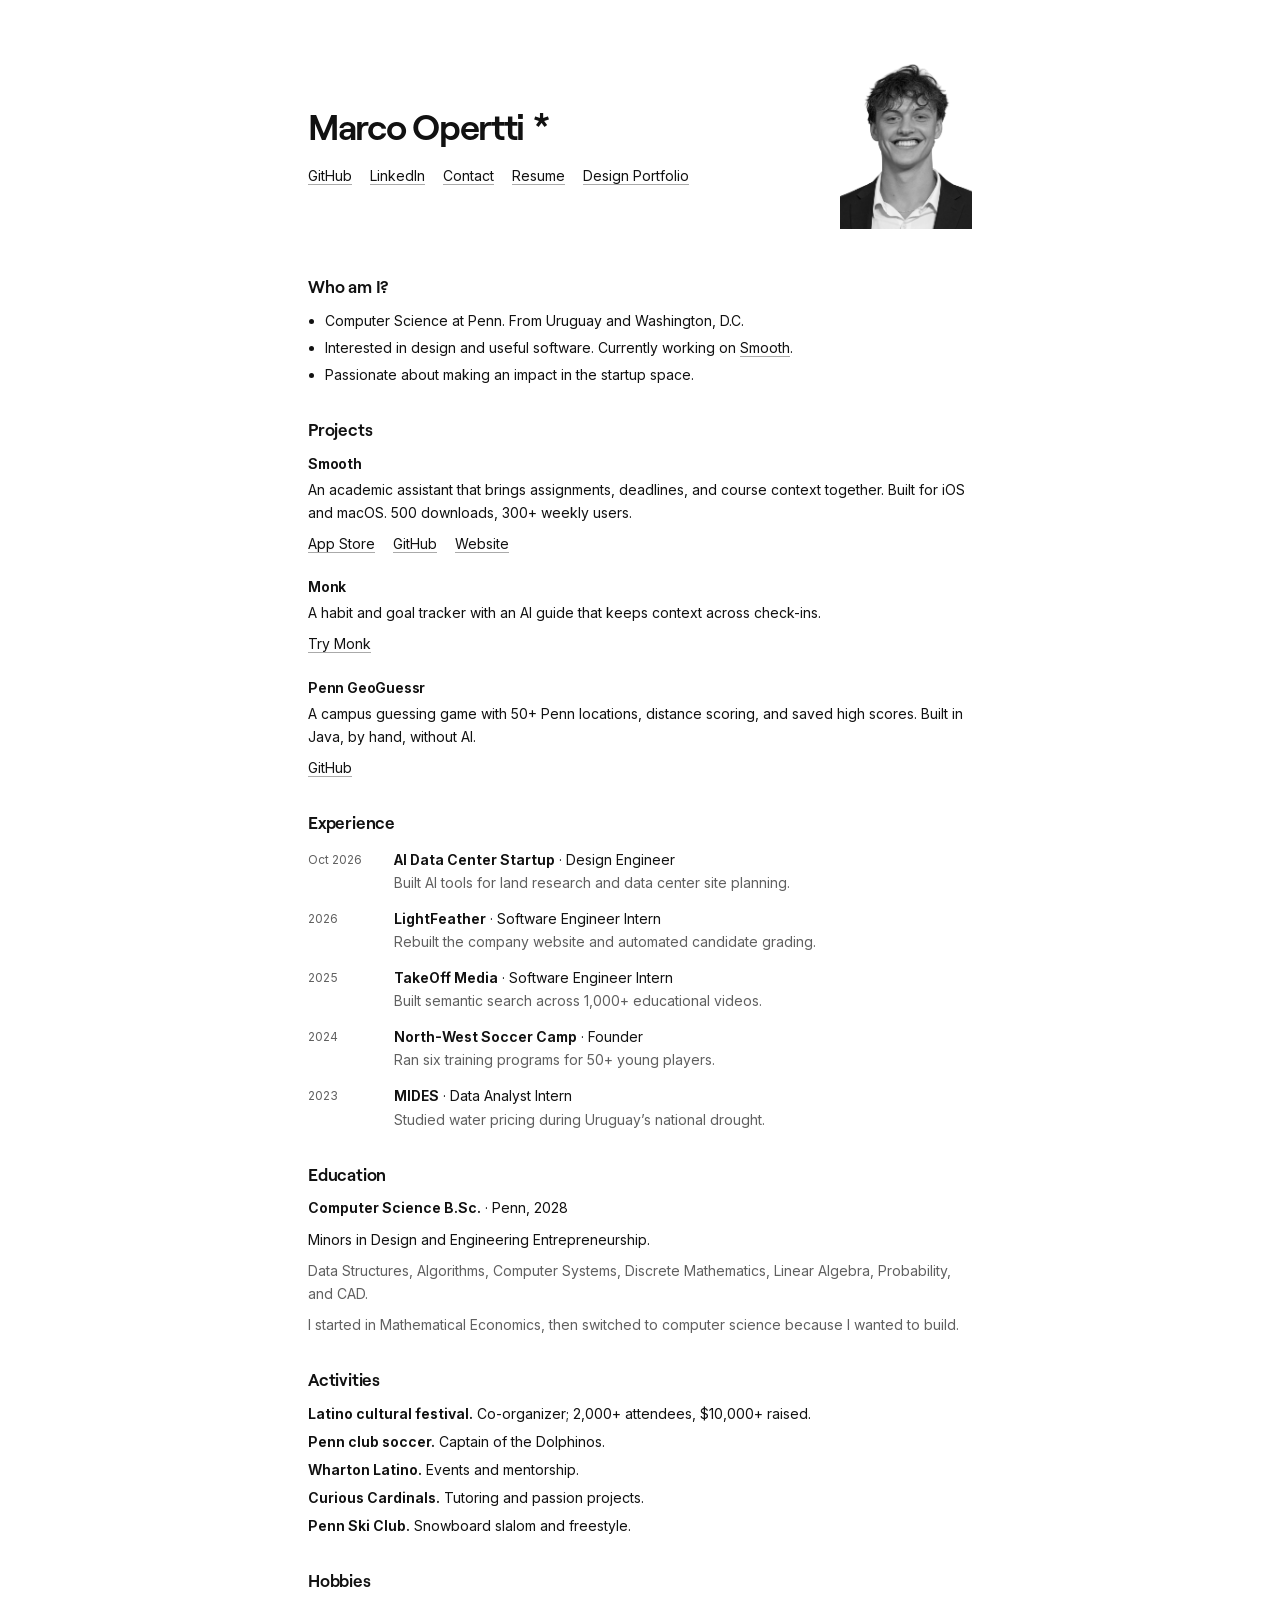
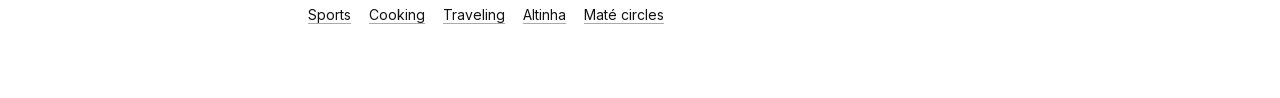
<file: index.html>
<!DOCTYPE html>
<html lang="en" data-theme="light">
<head>
  <meta charset="UTF-8" />
  <meta name="viewport" content="width=device-width, initial-scale=1.0" />

  <title>Marco Opertti</title>
  <meta name="description" content="Marco Opertti studies computer science at Penn and builds useful software." />
  <meta name="author" content="Marco Opertti" />
  <meta name="theme-color" content="#ffffff" />

  <!-- Open Graph -->
  <meta property="og:type" content="website" />
  <meta property="og:title" content="Marco Opertti" />
  <meta property="og:description" content="Computer science, design, and projects by Marco Opertti." />
  <meta property="og:url" content="https://marcoopertti.com" />
  <!-- Drop an assets/og-image.png (1200x630) here and uncomment to enable a rich preview -->
  <!-- <meta property="og:image" content="https://marcoopertti.com/assets/og-image.png" /> -->

  <!-- Twitter -->
  <meta name="twitter:card" content="summary" />
  <meta name="twitter:title" content="Marco Opertti" />
  <meta name="twitter:description" content="Computer science, design, and projects by Marco Opertti." />

  <link rel="icon" href="data:image/svg+xml,<svg xmlns=%22http://www.w3.org/2000/svg%22 viewBox=%220 0 100 100%22><text y=%22.9em%22 font-size=%2290%22>%E2%8C%98</text></svg>" />

  <link rel="stylesheet" href="style.css?v=4" />
</head>
<body>
  <a class="skip-link" href="#about">Skip to content</a>
  <main>
    <header class="hero" id="hero">
      <div class="hero__intro">
        <h1>Marco Opertti<button class="asterisk" type="button" aria-label="Animate my portrait" aria-controls="portrait">*</button></h1>
        <nav class="links" aria-label="Personal links">
          <a href="https://github.com/Marcomercader" target="_blank" rel="noopener">GitHub</a>
          <a href="https://www.linkedin.com/in/marco-opertti" target="_blank" rel="noopener">LinkedIn</a>
          <a href="mailto:marcoopertti@gmail.com">Contact</a>
          <a href="assets/Marco_Resume.pdf" target="_blank" rel="noopener">Resume</a>
          <a href="design/">Design Portfolio</a>
        </nav>
      </div>
      <div class="portrait" id="portrait">
        <img src="assets/marco-headshot.png" alt="Marco Opertti" width="1122" height="1402" />
        <canvas class="portrait__wave" aria-hidden="true" hidden></canvas>
      </div>
    </header>

    <section id="about">
      <h2>Who am I?</h2>
      <ul class="bio">
        <li>Computer Science at Penn. From Uruguay and Washington, D.C.</li>
        <li>Interested in design and useful software. Currently working on <a href="#smooth">Smooth</a>.</li>
        <li>Passionate about making an impact in the startup space.</li>
      </ul>
    </section>

    <section id="projects">
      <h2>Projects</h2>
      <article class="project" id="smooth">
        <h3>Smooth</h3>
        <p>An academic assistant that brings assignments, deadlines, and course context together. Built for iOS and macOS. 500 downloads, 300+ weekly users.</p>
        <p class="links"><a href="https://apps.apple.com/us/app/smooth-for-students/id6783911002" target="_blank" rel="noopener">App Store</a><a href="https://github.com/OlisaNW247/penn-dashboard" target="_blank" rel="noopener">GitHub</a><a href="https://smooth-for-students.netlify.app/" target="_blank" rel="noopener">Website</a></p>
      </article>
      <article class="project" id="project-monk">
        <h3>Monk</h3>
        <p>A habit and goal tracker with an AI guide that keeps context across check-ins.</p>
        <p class="links"><a href="https://monkapp.vercel.app/onboarding" target="_blank" rel="noopener">Try Monk</a></p>
      </article>
      <article class="project" id="project-geoguessr">
        <h3>Penn GeoGuessr</h3>
        <p>A campus guessing game with 50+ Penn locations, distance scoring, and saved high scores. Built in Java, by hand, without AI.</p>
        <p class="links"><a href="https://github.com/Marcomercader/PennGeoguessr" target="_blank" rel="noopener">GitHub</a></p>
      </article>
    </section>

    <section id="experience">
      <h2>Experience</h2>
      <ul class="entries">
        <li><span class="date">Oct 2026</span><div><strong>AI Data Center Startup</strong> · Design Engineer<p>Built AI tools for land research and data center site planning.</p></div></li>
        <li><span class="date">2026</span><div><strong>LightFeather</strong> · Software Engineer Intern<p>Rebuilt the company website and automated candidate grading.</p></div></li>
        <li><span class="date">2025</span><div><strong>TakeOff Media</strong> · Software Engineer Intern<p>Built semantic search across 1,000+ educational videos.</p></div></li>
        <li><span class="date">2024</span><div><strong>North-West Soccer Camp</strong> · Founder<p>Ran six training programs for 50+ young players.</p></div></li>
        <li><span class="date">2023</span><div><strong>MIDES</strong> · Data Analyst Intern<p>Studied water pricing during Uruguay’s national drought.</p></div></li>
      </ul>
    </section>

    <section id="coursework">
      <h2>Education</h2>
      <p><strong>Computer Science B.Sc.</strong> · Penn, 2028</p>
      <p>Minors in Design and Engineering Entrepreneurship.</p>
      <p class="secondary">Data Structures, Algorithms, Computer Systems, Discrete Mathematics, Linear Algebra, Probability, and CAD.</p>
      <p class="secondary">I started in Mathematical Economics, then switched to computer science because I wanted to build.</p>
    </section>

    <section id="activities">
      <h2>Activities</h2>
      <ul class="plain-list">
        <li><strong>Latino cultural festival.</strong> Co-organizer; 2,000+ attendees, $10,000+ raised.</li>
        <li><strong>Penn club soccer.</strong> Captain of the Dolphinos.</li>
        <li><strong>Wharton Latino.</strong> Events and mentorship.</li>
        <li><strong>Curious Cardinals.</strong> Tutoring and passion projects.</li>
        <li><strong>Penn Ski Club.</strong> Snowboard slalom and freestyle.</li>
      </ul>
    </section>

    <section id="hobbies">
      <h2>Hobbies</h2>
      <div class="links">
        <button class="text-link" type="button" data-hobby="sports" aria-haspopup="dialog">Sports</button>
        <button class="text-link" type="button" data-hobby="cooking" aria-haspopup="dialog">Cooking</button>
        <button class="text-link" type="button" data-hobby="traveling" aria-haspopup="dialog">Traveling</button>
        <button class="text-link" type="button" data-hobby="altinha" aria-haspopup="dialog">Altinha</button>
        <button class="text-link" type="button" data-hobby="mate-circles" aria-haspopup="dialog">Maté circles</button>
      </div>
    </section>
  </main>

  <dialog id="hobby-modal" aria-labelledby="hobby-title">
    <div class="dialog-heading"><h2 id="hobby-title">Hobbies</h2><button class="text-link" type="button" id="close-hobby">Close</button></div>
    <img id="hobby-photo" alt="" />
    <p id="hobby-fallback" hidden>Photos coming soon.</p>
  </dialog>
  <script src="script.js?v=6" defer></script>
</body>
</html>
</file>
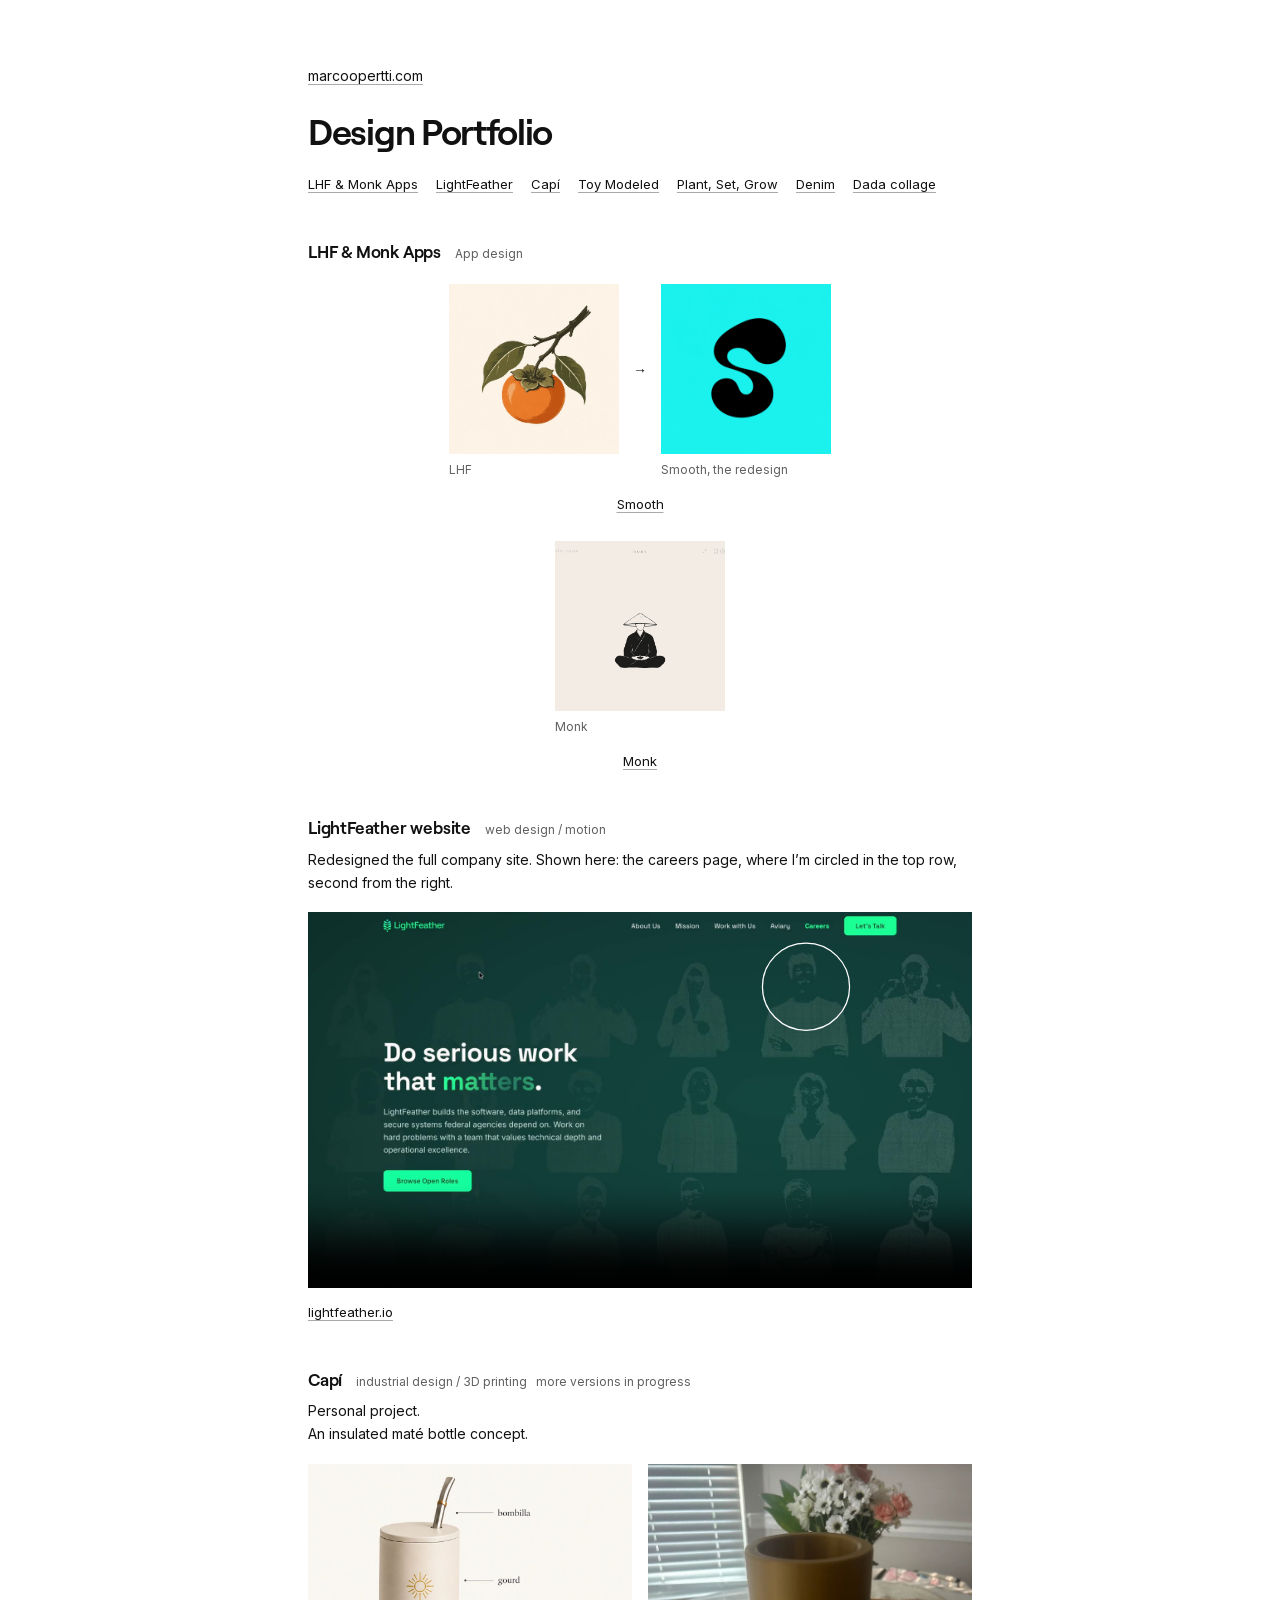
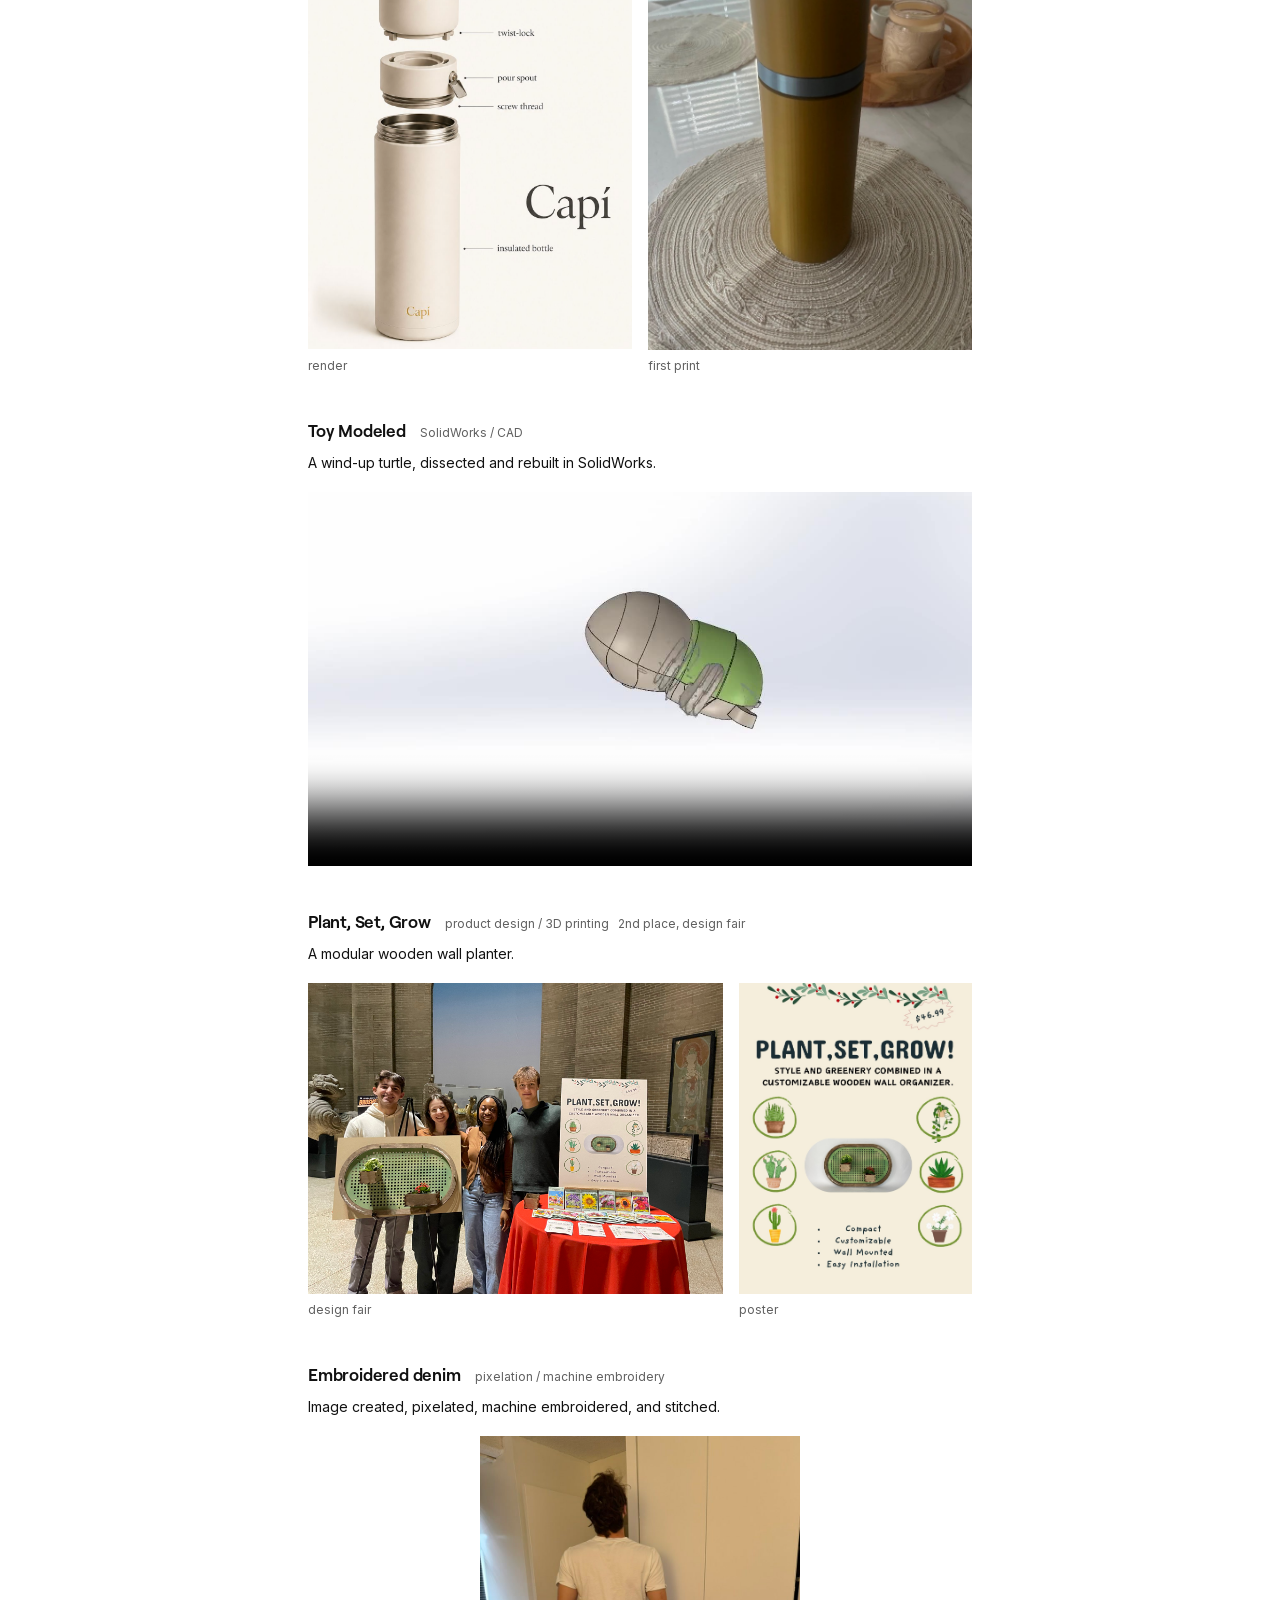
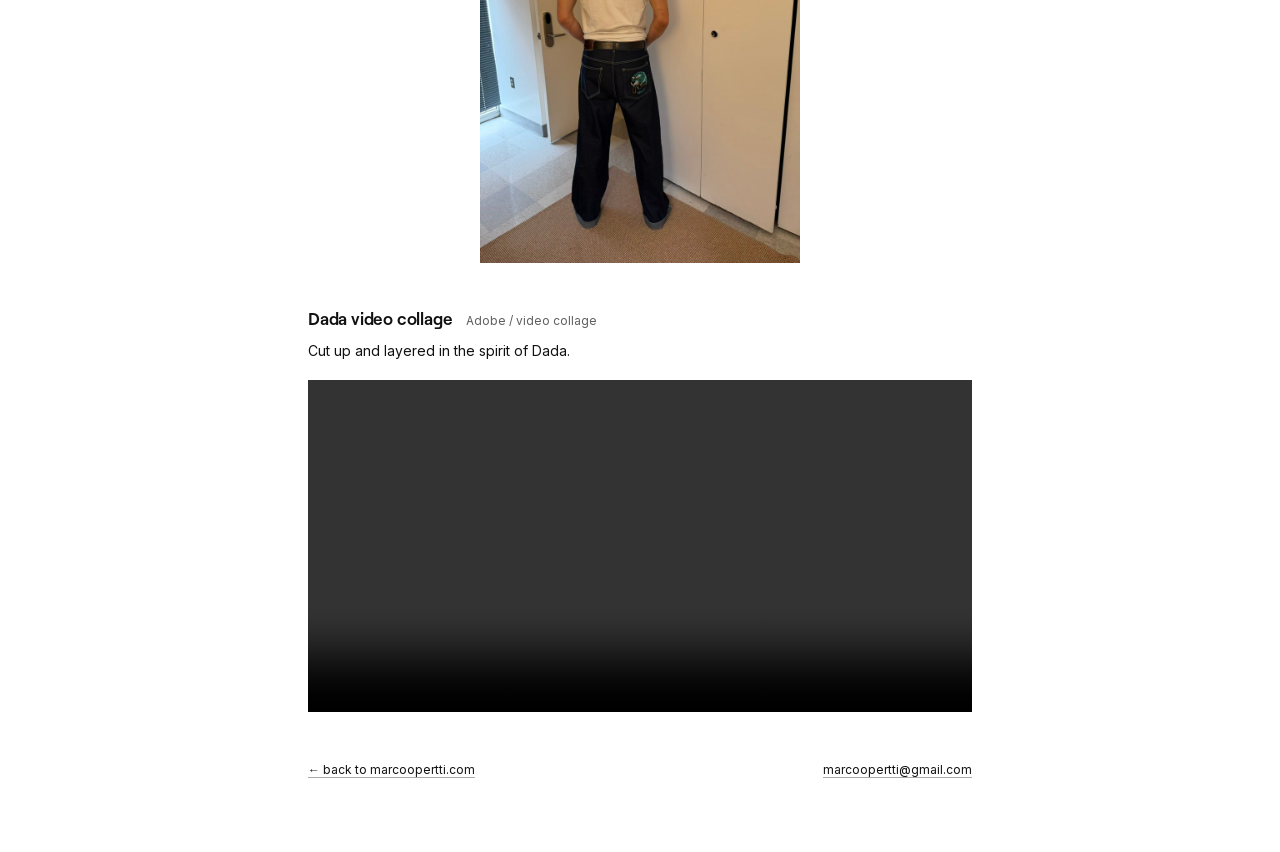
<file: design/index.html>
<!DOCTYPE html>
<html lang="en" data-theme="light">
<head>
  <meta charset="UTF-8" />
  <meta name="viewport" content="width=device-width, initial-scale=1.0" />

  <title>Design Portfolio | Marco Opertti</title>
  <meta name="description" content="Product, industrial, and visual design by Marco Opertti." />
  <meta name="author" content="Marco Opertti" />
  <meta name="theme-color" content="#ffffff" />

  <meta property="og:type" content="website" />
  <meta property="og:title" content="Design Portfolio | Marco Opertti" />
  <meta property="og:description" content="Product, industrial, and visual design by Marco Opertti." />
  <meta property="og:url" content="https://marcoopertti.com/design/" />

  <link rel="icon" href="data:image/svg+xml,<svg xmlns=%22http://www.w3.org/2000/svg%22 viewBox=%220 0 100 100%22><text y=%22.9em%22 font-size=%2290%22>%E2%8C%98</text></svg>" />

  <link rel="stylesheet" href="../style.css?v=4" />
  <link rel="stylesheet" href="design.css?v=4" />
</head>
<body>
  <a class="skip-link" href="#lhf-monk">Skip to work</a>
  <svg width="0" height="0" style="position:absolute" aria-hidden="true" focusable="false">
    <symbol id="i-arrow" viewBox="0 0 24 24" fill="none" stroke="currentColor" stroke-linecap="round" stroke-linejoin="round">
      <path d="M7 17 17 7"/><path d="M7 7h10v10"/>
    </symbol>
    <symbol id="i-github" viewBox="0 0 24 24" fill="currentColor">
      <path d="M12 .5C5.37.5 0 5.87 0 12.5c0 5.3 3.44 9.8 8.21 11.39.6.11.82-.26.82-.58 0-.29-.01-1.04-.02-2.05-3.34.73-4.04-1.61-4.04-1.61-.55-1.39-1.34-1.76-1.34-1.76-1.09-.75.08-.73.08-.73 1.21.09 1.84 1.24 1.84 1.24 1.07 1.84 2.81 1.31 3.5 1 .11-.78.42-1.31.76-1.61-2.67-.3-5.47-1.34-5.47-5.95 0-1.31.47-2.39 1.24-3.23-.12-.3-.54-1.53.12-3.18 0 0 1.01-.32 3.3 1.23a11.5 11.5 0 016 0c2.29-1.55 3.3-1.23 3.3-1.23.66 1.65.24 2.88.12 3.18.77.84 1.24 1.92 1.24 3.23 0 4.62-2.81 5.64-5.49 5.94.43.37.81 1.1.81 2.22 0 1.6-.01 2.9-.01 3.29 0 .32.22.7.83.58C20.56 22.29 24 17.8 24 12.5 24 5.87 18.63.5 12 .5z"/>
    </symbol>
    <symbol id="i-back" viewBox="0 0 24 24" fill="none" stroke="currentColor" stroke-linecap="round" stroke-linejoin="round">
      <path d="M19 12H5"/><path d="m12 19-7-7 7-7"/>
    </symbol>
  </svg>

  <main>
    <!-- ============ HEADER ============ -->
    <header class="d-head">
      <a class="d-back" href="../"><svg class="icon" aria-hidden="true"><use href="#i-back"/></svg> marcoopertti.com</a>
      <h1 class="hero__name">Design Portfolio</h1>
      <ol class="d-index" aria-label="Contents">
        <li><a href="#lhf-monk">LHF &amp; Monk Apps</a></li>
        <li><a href="#lightfeather">LightFeather</a></li>
        <li><a href="#capi">Cap&iacute;</a></li>
        <li><a href="#meam">Toy Modeled</a></li>
        <li><a href="#prod">Plant, Set, Grow</a></li>
        <li><a href="#jeans">Denim</a></li>
        <li><a href="#dada">Dada collage</a></li>
      </ol>
    </header>

    <!-- ============ 01 LHF & MONK ============ -->
    <article class="work" id="lhf-monk">
      <div class="work__meta">
        <h2 class="work__title">LHF &amp; Monk Apps</h2>
        <span class="work__kind">App design</span>
      </div>
      <div class="app-row">
        <div class="app-row__media">
          <figure class="frame frame--cream">
            <img src="../assets/covers/lhf.jpg" alt="LHF app artwork: an illustrated persimmon on a branch" loading="lazy" width="886" height="886" />
            <figcaption>LHF</figcaption>
          </figure>
          <span class="trio__arrow" aria-hidden="true">&rarr;</span>
          <figure class="frame">
            <img src="../assets/design/smooth-icon.jpg" alt="Smooth app icon: a black S on cyan" loading="lazy" width="800" height="800" />
            <figcaption>Smooth, the redesign</figcaption>
          </figure>
        </div>
        <div class="work__links">
          <a class="btn btn--sm" href="https://apps.apple.com/us/app/smooth-for-students/id6783911002" target="_blank" rel="noopener">Smooth</a>
        </div>
      </div>
      <div class="app-row">
        <div class="app-row__media app-row__media--single">
          <figure class="frame">
            <img src="../assets/covers/monk.png" alt="Monk home screen with a meditating monk illustration" loading="lazy" width="1318" height="1200" />
            <figcaption>Monk</figcaption>
          </figure>
        </div>
        <div class="work__links">
          <a class="btn btn--sm" href="https://monkapp.vercel.app/onboarding" target="_blank" rel="noopener">
            <svg class="icon icon-arrow" aria-hidden="true"><use href="#i-arrow"/></svg> Monk
          </a>
        </div>
      </div>
    </article>

    <!-- ============ 02 LIGHTFEATHER ============ -->
    <article class="work" id="lightfeather">
      <div class="work__meta">
        <h2 class="work__title">LightFeather website</h2>
        <span class="work__kind">web design / motion</span>
      </div>
      <p class="work__desc">Redesigned the full company site. Shown here: the careers page, where I’m circled in the top row, second from the right.</p>
      <div class="work__media">
        <figure class="frame frame--annotated">
          <video src="../assets/design/lf-careers.mp4?v=2" poster="../assets/design/lf-careers-poster.jpg?v=2" controls muted playsinline preload="metadata" aria-label="LightFeather careers page with animated halftone team portraits"></video>
          <svg class="portrait-marker" viewBox="0 0 1600 906" aria-hidden="true" focusable="false"><circle cx="1200" cy="180" r="105" fill="none" stroke="white" stroke-width="3" /></svg>
        </figure>
      </div>
      <div class="work__links">
        <a class="btn btn--sm" href="https://lightfeather.io/" target="_blank" rel="noopener">
          <svg class="icon icon-arrow" aria-hidden="true"><use href="#i-arrow"/></svg> lightfeather.io
        </a>
      </div>
    </article>

    <!-- ============ 03 CAPÍ ============ -->
    <article class="work" id="capi">
      <div class="work__meta">
        <h2 class="work__title">Cap&iacute;</h2>
        <span class="work__kind">industrial design / 3D printing <span class="pill">more versions in progress</span></span>
      </div>
      <p class="work__desc">Personal project.<br />An insulated mat&eacute; bottle concept.</p>
      <div class="work__media work__media--pair">
        <figure class="frame frame--paper">
          <img src="../assets/design/capi-system.png" alt="Exploded rendering of the Capí insulated maté bottle" loading="lazy" width="1056" height="1582" />
          <figcaption>render</figcaption>
        </figure>
        <figure class="frame frame--cover">
          <img src="../assets/design/capi-print.jpg" alt="3D printed prototype of the Capí bottle in gold with a grey band" loading="lazy" width="758" height="1030" />
          <figcaption>first print</figcaption>
        </figure>
      </div>
    </article>

    <!-- ============ 04 MEAM 1010 ============ -->
    <article class="work" id="meam">
      <div class="work__meta">
        <h2 class="work__title">Toy Modeled</h2>
        <span class="work__kind">SolidWorks / CAD</span>
      </div>
      <p class="work__desc">A wind-up turtle, dissected and rebuilt in SolidWorks.</p>
      <div class="work__media">
        <figure class="frame">
          <video src="../assets/design/meam1010-dissect.mp4" poster="../assets/design/meam1010-poster.jpg" controls muted playsinline preload="metadata" aria-label="Exploded SolidWorks assembly of a wind-up turtle"></video>
        </figure>
      </div>
    </article>

    <!-- ============ 05 PRODUCT DESIGN ============ -->
    <article class="work" id="prod">
      <div class="work__meta">
        <h2 class="work__title">Plant, Set, Grow</h2>
        <span class="work__kind">product design / 3D printing <span class="pill">2nd place, design fair</span></span>
      </div>
      <p class="work__desc">A modular wooden wall planter.</p>
      <div class="work__media">
        <div class="work__media--pair work__media--poster">
          <figure class="frame">
            <img src="../assets/design/plant-set-grow-fair.jpg" alt="Marco and his team at the design fair with the Plant, Set, Grow organizer and poster" loading="lazy" width="1600" height="1200" />
            <figcaption>design fair</figcaption>
          </figure>
          <figure class="frame">
            <img src="../assets/design/plant-set-grow-poster.jpg" alt="Plant, Set, Grow poster: a customizable wooden wall organizer" loading="lazy" width="1050" height="1400" />
            <figcaption>poster</figcaption>
          </figure>
        </div>
      </div>
    </article>

    <!-- ============ 06 JEANS ============ -->
    <article class="work" id="jeans">
      <div class="work__meta">
        <h2 class="work__title">Embroidered denim</h2>
        <span class="work__kind">pixelation / machine embroidery</span>
      </div>
      <p class="work__desc">Image created, pixelated, machine embroidered, and stitched.</p>
      <div class="work__media">
        <figure class="frame frame--narrow">
          <img src="../assets/design/embroidered-jeans.jpg" alt="Dark denim jeans with a machine-embroidered dragon on the back pocket" loading="lazy" width="768" height="1024" />
        </figure>
      </div>
    </article>

    <!-- ============ 07 DADA ============ -->
    <article class="work" id="dada">
      <div class="work__meta">
        <h2 class="work__title">Dada video collage</h2>
        <span class="work__kind">Adobe / video collage</span>
      </div>
      <p class="work__desc">Cut up and layered in the spirit of Dada.</p>
            <div class="work__media">
        <figure class="frame">
          <video src="../assets/design/dada-composite.mp4" controls playsinline preload="metadata" aria-label="Dada composite video collage"></video>
        </figure>
      </div>
    </article>

    <footer class="d-foot">
      <a href="../">&larr; back to marcoopertti.com</a>
      <a href="mailto:marcoopertti@gmail.com">marcoopertti@gmail.com</a>
    </footer>
  </main>
</body>
</html>
</file>
<file: style.css>
@font-face { font-family: Roobert; src: url('assets/fonts/Roobert-SemiBold.otf') format('opentype'); font-weight: 600; font-display: swap; }
@font-face { font-family: Inter; src: url('assets/fonts/inter.woff2') format('woff2'); font-weight: 100 900; font-display: swap; }
:root { color-scheme: light; --text: #111; --secondary: #606060; --bg: #fff; --border: #dedede; --maxw: 720px; }
* { box-sizing: border-box; }
body { margin: 0; background: var(--bg); color: var(--text); font: 14px/1.65 Inter, Arial, sans-serif; -webkit-font-smoothing: antialiased; }
main { max-width: var(--maxw); margin: 0 auto; padding: 64px 28px 72px; }
h1, h2, h3, p { margin: 0; }
h1 { font: 600 36px/1.15 Roobert, Inter, sans-serif; letter-spacing: -1.3px; }
h2, h3 { font: 600 17px/1.4 Roobert, Inter, sans-serif; letter-spacing: -.2px; }
h2 { margin-bottom: 10px; }
strong { font-weight: 650; }
a, .text-link { color: inherit; text-decoration: underline; text-underline-offset: 3px; text-decoration-thickness: 1px; text-decoration-color: #aaa; }
a:hover, .text-link:hover { text-decoration-color: #111; }
button { font: inherit; cursor: pointer; }
button.text-link { border: 0; background: none; padding: 0; }
:focus-visible { outline: 2px solid #111; outline-offset: 5px; }
.hero { display: flex; align-items: center; justify-content: space-between; gap: 24px; margin-bottom: 46px; }
.hero .links { margin-top: 17px; gap: 8px 18px; }
.links { display: flex; flex-wrap: wrap; gap: 6px 18px; align-items: center; }
.asterisk { display: inline-block; padding: 0 5px; margin-left: 4px; border: 0; color: inherit; background: transparent; font: 600 38px/1 Roobert, sans-serif; vertical-align: top; }
.asterisk:hover { transform: rotate(30deg); }
.portrait { position: relative; flex: 0 0 132px; height: 165px; overflow: hidden; }
.portrait img { display: block; width: 100%; height: 100%; object-fit: cover; filter: grayscale(1); }
.portrait__wave { position: absolute; inset: 0; width: 100%; height: 100%; filter: grayscale(1); pointer-events: none; }
.project + .project { margin-top: 20px; }
.project h3 { font: 650 14px/1.65 Inter, Arial, sans-serif; margin-bottom: 3px; }
.project { scroll-margin-top: 24px; }
section { margin-top: 32px; scroll-margin-top: 24px; }
section p + p { margin-top: 8px; }
.bio { margin: 0; padding-left: 17px; }
.bio li + li { margin-top: 4px; }
.entries { list-style: none; padding: 0; margin: 0; }
.entries li { display: grid; grid-template-columns: 74px 1fr; gap: 12px; margin-top: 13px; }
.entries p, .secondary, .date { color: var(--secondary); }
.date { font-size: 12px; padding-top: 2px; font-variant-numeric: tabular-nums; }
.plain-list { list-style: none; margin: 0; padding: 0; }
.plain-list li + li { margin-top: 5px; }
.skip-link { position: absolute; top: 8px; left: 16px; transform: translateY(-160%); background: #fff; z-index: 10; }
.skip-link:focus { transform: none; }
dialog { width: min(640px, calc(100% - 32px)); max-height: 90dvh; padding: 20px; border: 1px solid var(--border); background: white; color: var(--text); }
dialog::backdrop { background: #0009; }
.dialog-heading { display: flex; align-items: baseline; justify-content: space-between; gap: 16px; margin-bottom: 10px; }
#hobby-photo { display: block; max-width: 100%; max-height: 70dvh; margin: auto; object-fit: contain; }
[hidden] { display: none !important; }
body:has(dialog[open]) { overflow: hidden; }
.icon { display: none; }
@media (max-width: 520px) {
  main { padding: 36px 22px 48px; }
  h1 { font-size: 29px; letter-spacing: -1px; }
  .hero { gap: 16px; align-items: flex-start; margin-bottom: 36px; }
  .hero .links { gap: 6px 14px; margin-top: 12px; }
  .portrait { flex-basis: 94px; height: 118px; }
  .asterisk { font-size: 30px; padding: 0 2px; }
  .entries li { grid-template-columns: 62px 1fr; gap: 8px; }
}
@media (prefers-reduced-motion: reduce) { *, *::before, *::after { scroll-behavior: auto !important; transition: none !important; } }
@media (max-width: 360px) {
  .hero h1 { font-size: 24px; white-space: nowrap; }
  .hero { gap: 12px; }
  .portrait { flex-basis: 70px; height: 88px; }
  .asterisk { font-size: 27px; margin-left: 2px; }
}
</file>
<file: design/design.css>
.d-head { margin-bottom: 40px; }
.d-back { display: inline-block; margin-bottom: 24px; }
.d-index { list-style: none; display: flex; flex-wrap: wrap; gap: 6px 18px; margin: 22px 0 0; padding: 0; font-size: 13px; }
.work { margin-top: 44px; scroll-margin-top: 24px; }
.work__meta { display: flex; flex-wrap: wrap; align-items: baseline; gap: 4px 14px; margin-bottom: 8px; }
.work__title { margin: 0; }
.work__kind, .frame figcaption { color: var(--secondary); font-size: 12px; }
.work__desc { margin-bottom: 18px; }
.work__media { display: flex; flex-direction: column; gap: 16px; }
.work__media--pair { display: grid; grid-template-columns: 1fr 1fr; gap: 16px; }
.work__links { display: flex; flex-wrap: wrap; gap: 8px 18px; margin-top: 14px; font-size: 13px; }
.pill { margin-left: 6px; }
.frame { margin: 0; min-width: 0; }
.frame img, .frame video { display: block; width: 100%; height: auto; background: #fff; }
.frame figcaption { margin-top: 6px; }
.frame--narrow { max-width: 320px; margin: 0 auto; }
.work__media--pair .frame img { aspect-ratio: 2 / 3; object-fit: contain; }
.work__media--pair .frame--cover img { object-fit: cover; }
.work__media--poster { grid-template-columns: 4fr 2.25fr; align-items: start; }
.work__media--poster .frame img { aspect-ratio: auto; }
.app-row { margin-top: 20px; }
.app-row + .app-row { margin-top: 26px; }
.app-row__media { display: grid; grid-template-columns: minmax(0, 170px) auto minmax(0, 170px); justify-content: center; align-items: start; gap: 14px; }
.app-row__media .frame img { aspect-ratio: 1; object-fit: cover; }
.app-row__media--single { grid-template-columns: minmax(0, 170px); }
.app-row .work__links { justify-content: center; }
.trio__arrow { align-self: center; margin-bottom: 24px; }
.d-foot { display: flex; justify-content: space-between; flex-wrap: wrap; gap: 12px; padding-top: 48px; font-size: 12px; }
@media (max-width: 520px) {
  .work__kind { flex-basis: 100%; }
  .work__media--poster { grid-template-columns: 1fr; }
}

.frame--annotated { position: relative; }
.portrait-marker { position: absolute; inset: 0; width: 100%; height: 100%; pointer-events: none; }
</file>
